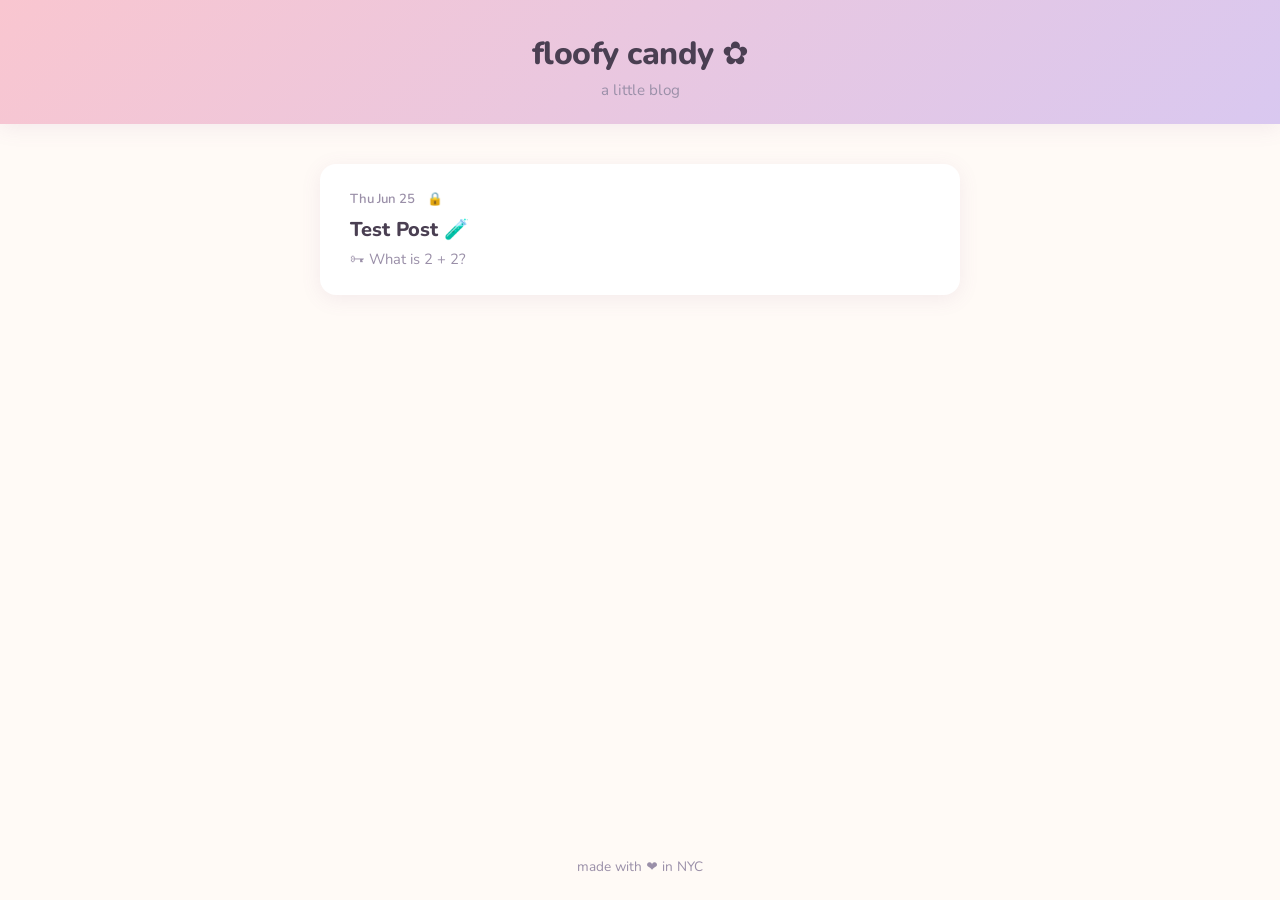
<file: index.html>
<!DOCTYPE html>
<html lang="en">
<head>
  <meta charset="UTF-8" />
  <meta name="viewport" content="width=device-width, initial-scale=1.0" />
  <title>floofy candy ✿</title>
  <link rel="preconnect" href="https://fonts.googleapis.com" />
  <link rel="preconnect" href="https://fonts.gstatic.com" crossorigin />
  <link href="https://fonts.googleapis.com/css2?family=Nunito:wght@400;600;700;800&display=swap" rel="stylesheet" />
  <link rel="stylesheet" href="styles/main.css" />
</head>
<body>
  <header class="site-header">
    <div class="header-inner">
      <h1 class="site-title">floofy candy ✿</h1>
      <p class="site-subtitle">a little blog</p>
    </div>
  </header>

  <main class="home-main">
    <div class="post-list">
      
    <article class="post-card privacy-1">
      <a href="posts/2026-06-26-test-post/" class="post-link">
        <div class="post-meta">
          <span class="post-date">Thu Jun 25</span>
          <span class="privacy-badge" title="Public">
            🔒
          </span>
        </div>
        <h2 class="post-title">Test Post 🧪</h2>
        <p class="post-question">🗝 What is 2 + 2?</p>
      </a>
    </article>
  
    </div>
  </main>

  <footer class="site-footer">
    <p>made with ❤️ in NYC</p>
  </footer>
</body>
</html>
</file>
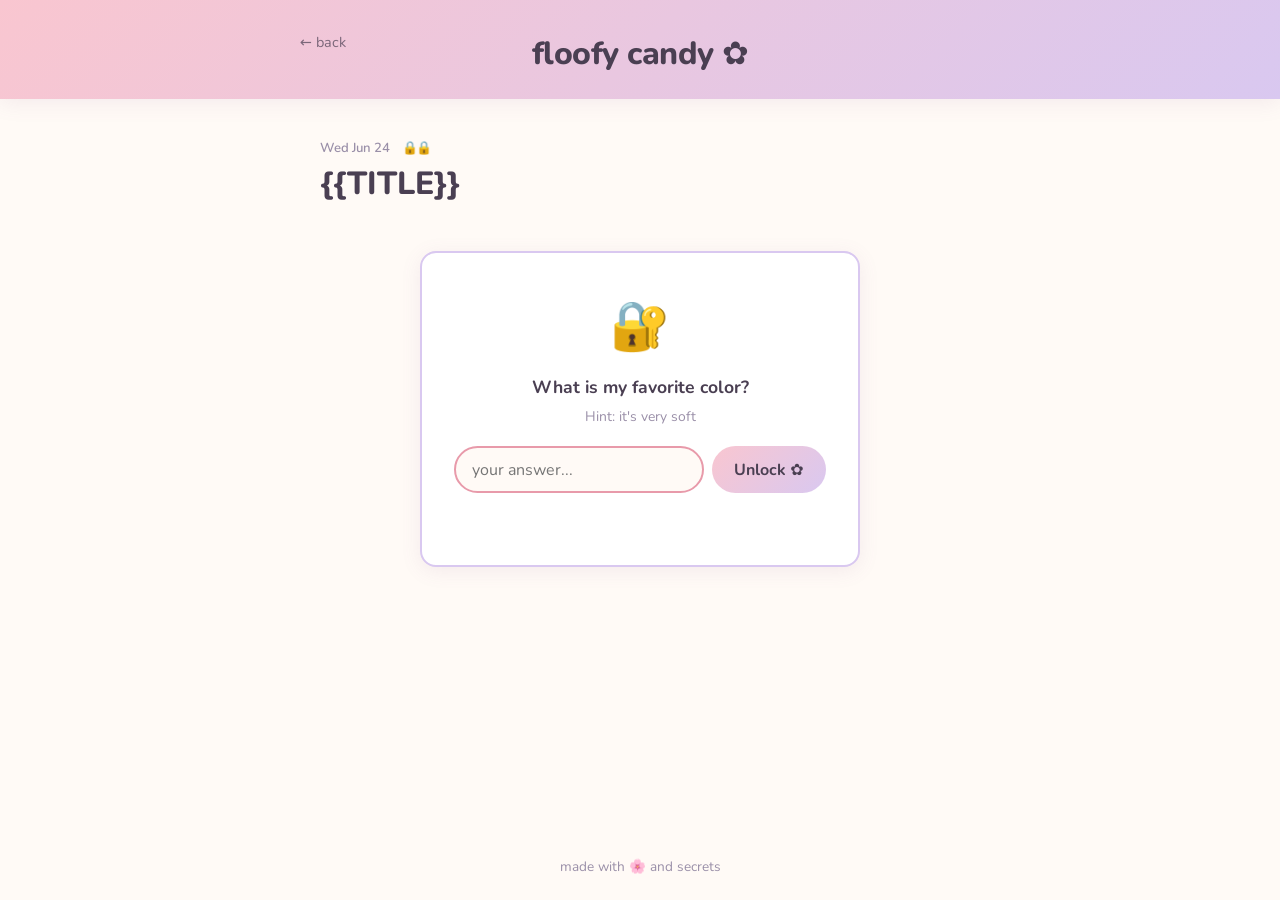
<file: posts/2026-06-25-first-post/index.html>
<!DOCTYPE html>
<html lang="en">
<head>
  <meta charset="UTF-8" />
  <meta name="viewport" content="width=device-width, initial-scale=1.0" />
  <title>Hello, World 🌸 · floofy candy</title>
  <link rel="preconnect" href="https://fonts.googleapis.com" />
  <link rel="preconnect" href="https://fonts.gstatic.com" crossorigin />
  <link href="https://fonts.googleapis.com/css2?family=Nunito:wght@400;600;700;800&display=swap" rel="stylesheet" />
  <link rel="stylesheet" href="../../styles/main.css" />
</head>
<body>
  <header class="site-header">
    <div class="header-inner">
      <a href="../../" class="back-link">← back</a>
      <h1 class="site-title">floofy candy ✿</h1>
    </div>
  </header>

  <!-- Crypto manifest: public params only, no plaintext -->
  <script type="application/json" id="manifest">{"salt":"sM6SlxwWDCVeg4jG0enpdw==","iterations":250000,"media":[],"hasMusic":false}</script>

  <main class="post-main">
    <article>
      <header class="post-header">
        <div class="post-meta">
          <span class="post-date">Wed Jun 24</span>
          <span class="privacy-badge privacy-2" title="Privacy level 2">🔒🔒</span>
        </div>
        <h1 class="post-title">{{TITLE}}</h1>
      </header>

      <section id="lock-section" class="lock-section">
        <div class="lock-card">
          <div class="lock-icon">🔐</div>
          <p class="lock-question">What is my favorite color?</p>
          <p class="hint">Hint: it's very soft</p>
          <form id="unlock-form" autocomplete="off">
            <input
              id="answer-input"
              type="text"
              placeholder="your answer..."
              autocomplete="off"
              autofocus
            />
            <button type="submit">Unlock ✿</button>
          </form>
          <p id="error-msg" class="error-msg" aria-live="polite"></p>
        </div>
      </section>

      <section id="content-section" class="post-content hidden"></section>
    </article>
  </main>

  <!-- Music player bar (hidden until unlocked) -->
  <div id="music-bar" class="music-bar hidden">
    <button id="play-btn" class="play-btn">▶</button>
    <span id="elapsed" class="time">0:00</span>
    <input id="seek" type="range" class="seek" min="0" max="100" value="0" />
    <span id="total" class="time">0:00</span>
    <input id="volume" type="range" class="volume" min="0" max="100" value="80" />
    <span class="vol-icon">🔊</span>
    <audio id="audio-el" preload="none"></audio>
  </div>

  <footer class="site-footer">
    <p>made with 🌸 and secrets</p>
  </footer>

  <script type="module" src="../../js/post.js"></script>
</body>
</html>
</file>
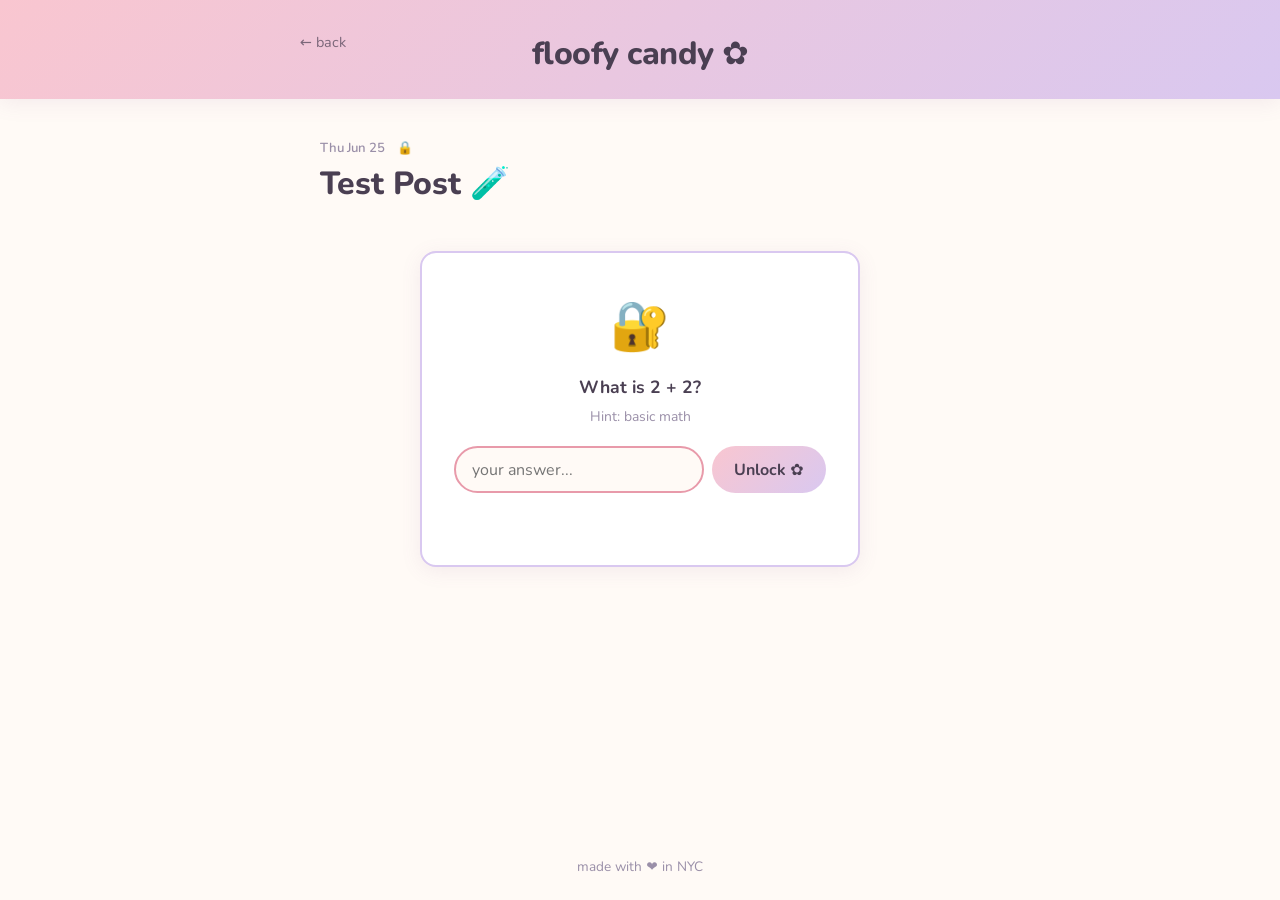
<file: posts/2026-06-26-test-post/index.html>
<!DOCTYPE html>
<html lang="en">
<head>
  <meta charset="UTF-8" />
  <meta name="viewport" content="width=device-width, initial-scale=1.0" />
  <title>Test Post 🧪 · floofy candy</title>
  <link rel="preconnect" href="https://fonts.googleapis.com" />
  <link rel="preconnect" href="https://fonts.gstatic.com" crossorigin />
  <link href="https://fonts.googleapis.com/css2?family=Nunito:wght@400;600;700;800&display=swap" rel="stylesheet" />
  <link rel="stylesheet" href="../../styles/main.css" />
</head>
<body>
  <header class="site-header">
    <div class="header-inner">
      <a href="../../" class="back-link">← back</a>
      <h1 class="site-title">floofy candy ✿</h1>
    </div>
  </header>

  <!-- Crypto manifest: public params only, no plaintext -->
  <script type="application/json" id="manifest">{"salt":"F2FjoLIJv8Dx1VquMk1I3w==","iterations":250000,"media":[],"hasMusic":false}</script>

  <main class="post-main">
    <article>
      <header class="post-header">
        <div class="post-meta">
          <span class="post-date">Thu Jun 25</span>
          <span class="privacy-badge privacy-1" title="Privacy level 1">🔒</span>
        </div>
        <h1 class="post-title">Test Post 🧪</h1>
      </header>

      <section id="lock-section" class="lock-section">
        <div class="lock-card">
          <div class="lock-icon">🔐</div>
          <p class="lock-question">What is 2 + 2?</p>
          <p class="hint">Hint: basic math</p>
          <form id="unlock-form" autocomplete="off">
            <input
              id="answer-input"
              type="text"
              placeholder="your answer..."
              autocomplete="off"
              autofocus
            />
            <button type="submit">Unlock ✿</button>
          </form>
          <p id="error-msg" class="error-msg" aria-live="polite"></p>
        </div>
      </section>

      <section id="content-section" class="post-content hidden"></section>
    </article>
  </main>

  <!-- Music player bar (hidden until unlocked) -->
  <div id="music-bar" class="music-bar hidden">
    <button id="play-btn" class="play-btn">▶</button>
    <span id="elapsed" class="time">0:00</span>
    <input id="seek" type="range" class="seek" min="0" max="100" value="0" />
    <span id="total" class="time">0:00</span>
    <input id="volume" type="range" class="volume" min="0" max="100" value="80" />
    <span class="vol-icon">🔊</span>
    <audio id="audio-el" preload="none"></audio>
  </div>

  <footer class="site-footer">
    <p>made with ❤️ in NYC</p>
  </footer>

  <script type="module" src="../../js/post.js"></script>
</body>
</html>
</file>
<file: styles/main.css>
/* ── Reset & base ── */
*, *::before, *::after { box-sizing: border-box; margin: 0; padding: 0; }

:root {
  --pink:      #f9c6d0;
  --pink-dark: #e89aaa;
  --lavender:  #d9c8f0;
  --mint:      #c8f0e2;
  --cream:     #fffaf6;
  --text:      #4a3f52;
  --muted:     #9a8fa8;
  --card-bg:   #ffffff;
  --radius:    16px;
  --shadow:    0 4px 20px rgba(150, 100, 150, 0.10);
  --font:      'Nunito', system-ui, sans-serif;
}

body {
  font-family: var(--font);
  background: var(--cream);
  color: var(--text);
  min-height: 100vh;
  display: flex;
  flex-direction: column;
}

a { color: var(--pink-dark); text-decoration: none; }
a:hover { text-decoration: underline; }

/* ── Header ── */
.site-header {
  background: linear-gradient(135deg, var(--pink) 0%, var(--lavender) 100%);
  padding: 2rem 1.5rem 1.5rem;
  text-align: center;
  box-shadow: var(--shadow);
}
.header-inner { max-width: 680px; margin: 0 auto; position: relative; }
.site-title { font-size: 2rem; font-weight: 800; color: var(--text); letter-spacing: -0.5px; }
.site-subtitle { font-size: 0.95rem; color: var(--muted); margin-top: 0.3rem; }
.back-link {
  position: absolute;
  left: 0; top: 0;
  font-size: 0.9rem;
  color: var(--text);
  opacity: 0.7;
}
.back-link:hover { opacity: 1; text-decoration: none; }

/* ── Home page ── */
.home-main { flex: 1; max-width: 680px; margin: 2.5rem auto; padding: 0 1.25rem; width: 100%; }

.post-list { display: flex; flex-direction: column; gap: 1.25rem; }

.post-card {
  background: var(--card-bg);
  border-radius: var(--radius);
  box-shadow: var(--shadow);
  transition: transform 0.18s ease, box-shadow 0.18s ease;
  overflow: hidden;
  border: 2px solid transparent;
}
.post-card:hover {
  transform: translateY(-3px);
  box-shadow: 0 8px 30px rgba(150, 100, 150, 0.18);
  border-color: var(--pink);
}
.post-link { display: block; padding: 1.5rem 1.75rem; color: inherit; }
.post-link:hover { text-decoration: none; }

.post-meta { display: flex; align-items: center; gap: 0.75rem; margin-bottom: 0.5rem; }
.post-date { font-size: 0.82rem; color: var(--muted); font-weight: 600; }
.privacy-badge { font-size: 0.8rem; letter-spacing: -2px; }

.post-title { font-size: 1.25rem; font-weight: 800; margin-bottom: 0.4rem; color: var(--text); }
.post-question { font-size: 0.92rem; color: var(--muted); }

.no-posts { text-align: center; color: var(--muted); padding: 3rem 0; font-size: 1.1rem; }

/* ── Post page ── */
.post-main { flex: 1; max-width: 680px; margin: 2.5rem auto; padding: 0 1.25rem 6rem; width: 100%; }

.post-header { margin-bottom: 2rem; }
.post-header .post-title { font-size: 2rem; font-weight: 800; line-height: 1.2; }

/* Lock card */
.lock-section { display: flex; justify-content: center; margin: 3rem 0; }
.lock-card {
  background: var(--card-bg);
  border-radius: var(--radius);
  box-shadow: var(--shadow);
  padding: 2.5rem 2rem;
  text-align: center;
  max-width: 440px;
  width: 100%;
  border: 2px solid var(--lavender);
}
.lock-icon { font-size: 3rem; margin-bottom: 1rem; }
.lock-question { font-size: 1.1rem; font-weight: 700; margin-bottom: 0.5rem; }
.hint { font-size: 0.87rem; color: var(--muted); margin-bottom: 1.25rem; }

#unlock-form { display: flex; gap: 0.5rem; margin-top: 1.25rem; flex-wrap: wrap; }
#answer-input {
  flex: 1 1 200px;
  padding: 0.65rem 1rem;
  border: 2px solid var(--lavender);
  border-radius: 999px;
  font-family: var(--font);
  font-size: 1rem;
  outline: none;
  color: var(--text);
  background: var(--cream);
  transition: border-color 0.15s;
}
#answer-input:focus { border-color: var(--pink-dark); }

#unlock-form button {
  padding: 0.65rem 1.4rem;
  background: linear-gradient(135deg, var(--pink), var(--lavender));
  border: none;
  border-radius: 999px;
  font-family: var(--font);
  font-size: 1rem;
  font-weight: 700;
  cursor: pointer;
  color: var(--text);
  transition: opacity 0.15s;
}
#unlock-form button:hover { opacity: 0.85; }
#unlock-form button:disabled { opacity: 0.5; cursor: default; }

.error-msg { color: #c0647a; font-size: 0.9rem; margin-top: 0.9rem; min-height: 1.2em; }

/* ── Post content ── */
.post-content { line-height: 1.75; font-size: 1.05rem; }
.post-content h1, .post-content h2, .post-content h3 {
  font-weight: 800; margin: 2rem 0 0.75rem; line-height: 1.2;
}
.post-content h1 { font-size: 1.7rem; }
.post-content h2 { font-size: 1.35rem; }
.post-content h3 { font-size: 1.1rem; }
.post-content p { margin-bottom: 1.1rem; }
.post-content ul, .post-content ol { margin: 0.75rem 0 1rem 1.5rem; }
.post-content li { margin-bottom: 0.35rem; }
.post-content strong { font-weight: 700; }
.post-content em { font-style: italic; }
.post-content blockquote {
  border-left: 4px solid var(--lavender);
  padding: 0.5rem 1rem;
  color: var(--muted);
  margin: 1.25rem 0;
  background: var(--cream);
  border-radius: 0 var(--radius) var(--radius) 0;
}

.post-content figure {
  margin: 2rem 0;
  text-align: center;
}
.post-content figure img {
  max-width: 100%;
  border-radius: var(--radius);
  box-shadow: var(--shadow);
}
.post-content figcaption {
  font-size: 0.87rem;
  color: var(--muted);
  margin-top: 0.5rem;
  font-style: italic;
}

/* ── Music bar ── */
.music-bar {
  position: fixed;
  bottom: 0; left: 0; right: 0;
  background: linear-gradient(135deg, var(--pink) 0%, var(--lavender) 100%);
  padding: 0.6rem 1.25rem;
  display: flex;
  align-items: center;
  gap: 0.75rem;
  box-shadow: 0 -4px 16px rgba(150, 100, 150, 0.15);
  z-index: 100;
}
.play-btn {
  background: white;
  border: none;
  border-radius: 50%;
  width: 36px; height: 36px;
  font-size: 1rem;
  cursor: pointer;
  display: flex; align-items: center; justify-content: center;
  flex-shrink: 0;
  box-shadow: 0 2px 8px rgba(0,0,0,0.12);
  transition: transform 0.12s;
}
.play-btn:hover { transform: scale(1.1); }
.time { font-size: 0.78rem; color: var(--text); font-weight: 600; white-space: nowrap; }
.seek {
  flex: 1;
  accent-color: var(--pink-dark);
  height: 4px;
  cursor: pointer;
}
.volume {
  width: 70px;
  accent-color: var(--pink-dark);
  height: 4px;
  cursor: pointer;
}
.vol-icon { font-size: 0.9rem; }

/* ── Utilities ── */
.hidden { display: none !important; }

/* ── Footer ── */
.site-footer { text-align: center; padding: 1.5rem; color: var(--muted); font-size: 0.85rem; }

/* ── Responsive ── */
@media (max-width: 500px) {
  .site-title { font-size: 1.5rem; }
  .post-header .post-title { font-size: 1.5rem; }
  .lock-card { padding: 2rem 1.25rem; }
  #unlock-form { flex-direction: column; }
  .music-bar { gap: 0.5rem; }
  .volume { width: 50px; }
}
</file>
